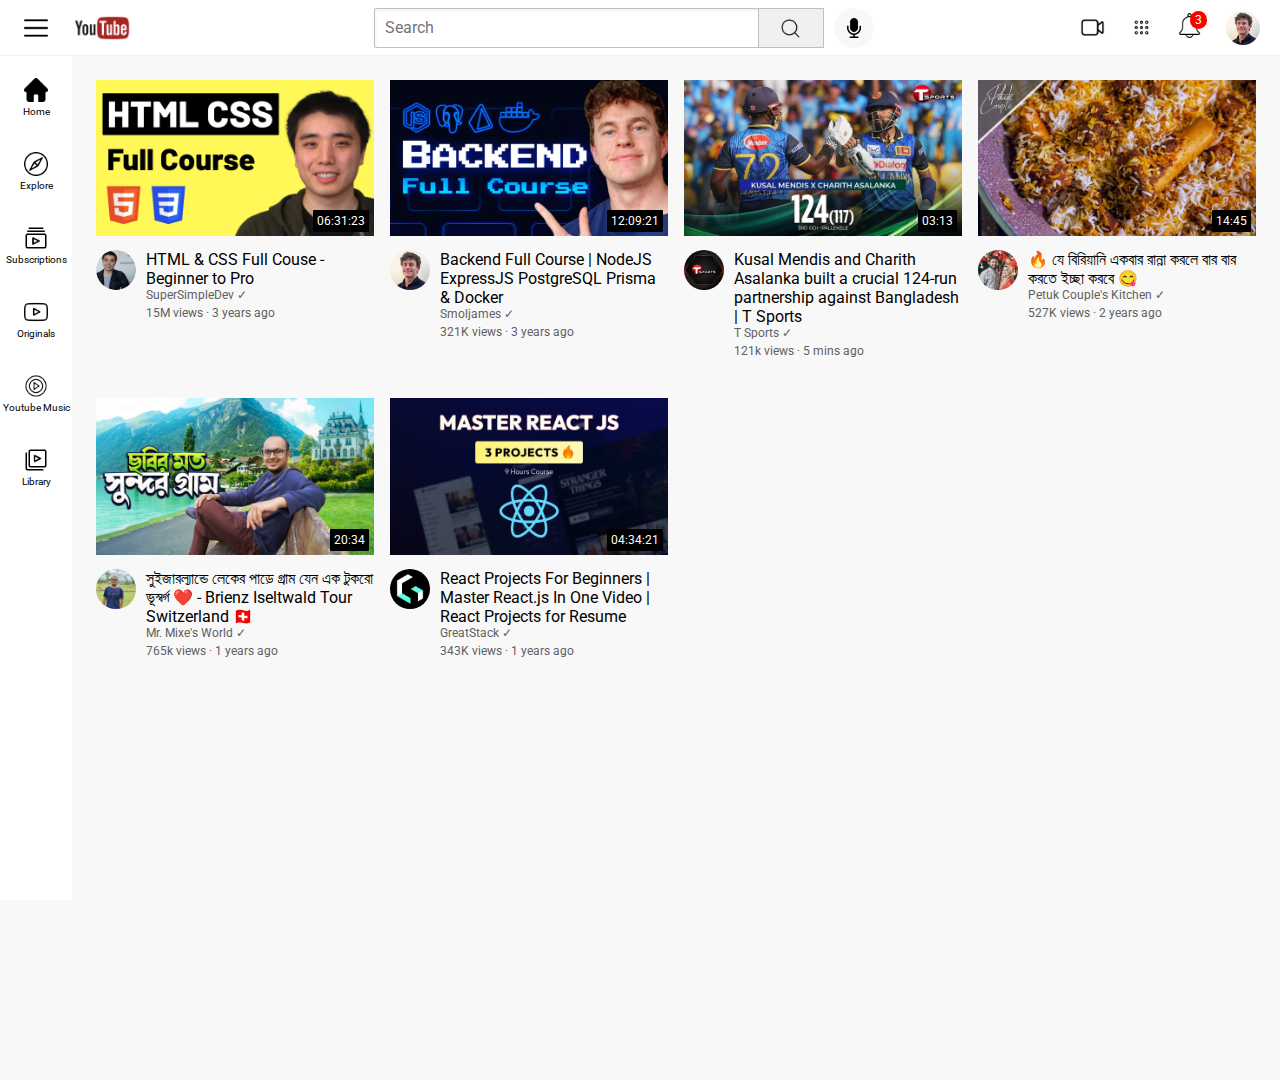
<file: index.html>
<!DOCTYPE html>
          <html lang="en">
            <head>
              <meta charset="UTF-8" />
              <meta name="viewport" content="width=device-width, initial-scale=1.0" />
              <title>Youtube.com clone</title>

              <link rel="preconnect" href="https://fonts.googleapis.com">
              <link rel="preconnect" href="https://fonts.gstatic.com" crossorigin>
              <link href="https://fonts.googleapis.com/css2?family=Roboto:ital,wght@0,100..900;1,100..900&display=swap" rel="stylesheet">

              <link rel="stylesheet" href="styles/general.css">
              <link rel="stylesheet" href="styles/header.css">
              <link rel="stylesheet" href="styles/video.css">
              <link rel="stylesheet" href="styles/sidebar.css">
            </head> 
            <body>
              <div class="header">
                <div class="left-section">
                  <img class="ymenu" src="icons/menu.png"/>
                  <img class="ylogo" src="icons/youtube.png"/>
                </div>
                <div class="middle-section">
                  <input class="search-bar" type="text" placeholder="Search" />
                  <button class="search-button">
                    <img class="search" src="icons/magnifying-glass.png"/>
                  </button>
              
                  <button class="bell-button">
                    <img class="bell" src="icons/microphone-black-shape.png"/>
                  </button>
                </div>
                <div class="right-section">
                  <img class="yvid" src="icons/video.png"/>
                  <img class=ybut src="icons/button.png"/>
                  <div class="noti">
                    <img class="ybell" src="icons/bell.png"/>
                    <div class="noti-count">
                      3
                    </div>
                  </div>
                  
                  <img class="ypro"  src="profile/pr2.jpg"/>
                </div>
              </div>

              <div class="sidebar">
                <div class="sidebar-link">
                  <img class="ho" src="icons/home.png"/>
                  <div>Home</div>
                </div>
                <div class="sidebar-link">
                  <img class="dir" src="icons/direction.png"/>
                  <div>Explore</div>
                </div>
                <div class="sidebar-link">
                  <img class="subs" src="icons/subscribe.png"/>
                  <div>Subscriptions</div>
                </div>
                <div class="sidebar-link">
                  <img class="yts" src="icons/youtube 2.png"/>
                  <div>Originals</div>
                </div>
                <div class="sidebar-link">
                  <img class="music" src="icons/music.png"/>
                  <div>Youtube Music</div>
                </div>
                <div class="sidebar-link">
                  <img class="library" src="icons/library.png"/>
                  <div>Library</div>
                </div>
              </div>
              
              <div class="grid-preview">

                <div class="video-preview">
                <div class="thumb-row"><img class="thumb1" src="thumbnail/first_thumb.jpg" />
                  <div class="video-time">
                    06:31:23
                  </div>
              </div>

              <div class="grids">
              <div class="channel-pic">
                  <img class="pr1" src="profile/unnamed.jpg" />
                </div>
              <div class="video-info">

                <p class="video-title">HTML & CSS Full Couse - Beginner to Pro</p>

                <p class="video-author">SuperSimpleDev &#10003;</p>

                <p class="video-states">15M views &#183; 3 years ago</p>
              </div>
              </div>
              </div>
                


              <div class="video-preview">
                <div class="thumb-row">
                  <img class="thumb1" src="thumbnail/sec_thumb.jpg" />
                  <div class="video-time">
                    12:09:21
                  </div>
                </div>
                <div class="grids">
                <div class="channel-pic">
                  <img class="pr1" src="profile/pr2.jpg" />
                </div>
                <div class="video-info">

                <p class="video-title">Backend Full Course | NodeJS ExpressJS PostgreSQL Prisma & Docker</p>

                <p class="video-author">Smoljames &#10003;</p>

                <p class="video-states">321K views &#183; 3 years ago</p>
                </div>

                </div>
                
              
                </div>



                <div class="video-preview">
                <div class="thumb-row"><img class="thumb1" src="thumbnail/thumb3.jpg" />
                                  <div class="video-time">
                    03:13
                  </div>
              </div>

              <div class="grids">
              <div class="channel-pic">
                  <img class="pr1" src="profile/pro3.jpg" />

                </div>
              <div class="video-info">

                <p class="video-title">Kusal Mendis and Charith Asalanka built a crucial 124-run partnership against Bangladesh | T Sports</p>

                <p class="video-author">T Sports &#10003;</p>

                <p class="video-states">121k views &#183; 5 mins ago</p>
              </div>
              </div>
              </div>
                


              <div class="video-preview">
                <div class="thumb-row">
                  <img class="thumb1" src="thumbnail/thum4.jpg" />
                  <div class="video-time">
                    14:45
                  </div>
                </div>
                <div class="grids">
                <div class="channel-pic">
                  <img class="pr1" src="profile/pro4.jpg" />
                </div>
                <div class="video-info">

                <p class="video-title">🔥 যে বিরিয়ানি একবার রান্না করলে বার বার করতে ইচ্ছা করবে 😋</p>

                <p class="video-author">Petuk Couple's Kitchen &#10003;</p>

                <p class="video-states">527K views &#183; 2 years ago</p>
                </div>

                </div>
                
              
                </div>




                <div class="video-preview">
                <div class="thumb-row"><img class="thumb1" src="thumbnail/thum5.jpg" />
                  <div class="video-time">
                    20:34

                  </div>
              </div>

              <div class="grids">
              <div class="channel-pic">
                  <img class="pr1" src="profile/pro5.jpg" />
                </div>
              <div class="video-info">

                <p class="video-title">সুইজারল্যান্ডে লেকের পাড়ে গ্রাম যেন এক টুকরো ভূস্বর্গ ❤️ - Brienz Iseltwald Tour Switzerland 🇨🇭</p>

                <p class="video-author">Mr. Mixe's World &#10003;</p>

                <p class="video-states">765k views &#183; 1 years ago</p>
              </div>
              </div>
              </div>
                


              <div class="video-preview">
                <div class="thumb-row">
                  <img class="thumb1" src="thumbnail/thumb6.jpg" />
                  <div class="video-time">
                    04:34:21
                  </div>
                </div>
                <div class="grids">
                <div class="channel-pic">
                  <img class="pr1" src="profile/pro6.jpg" />
                </div>
                <div class="video-info">

                <p class="video-title">React Projects For Beginners | Master React.js In One Video | React Projects for Resume</p>

                <p class="video-author">GreatStack &#10003;</p>

                <p class="video-states">343K views &#183; 1 years ago</p>
                </div>

                </div>
                
              
              </div>


              </div>

      </html>
</file>
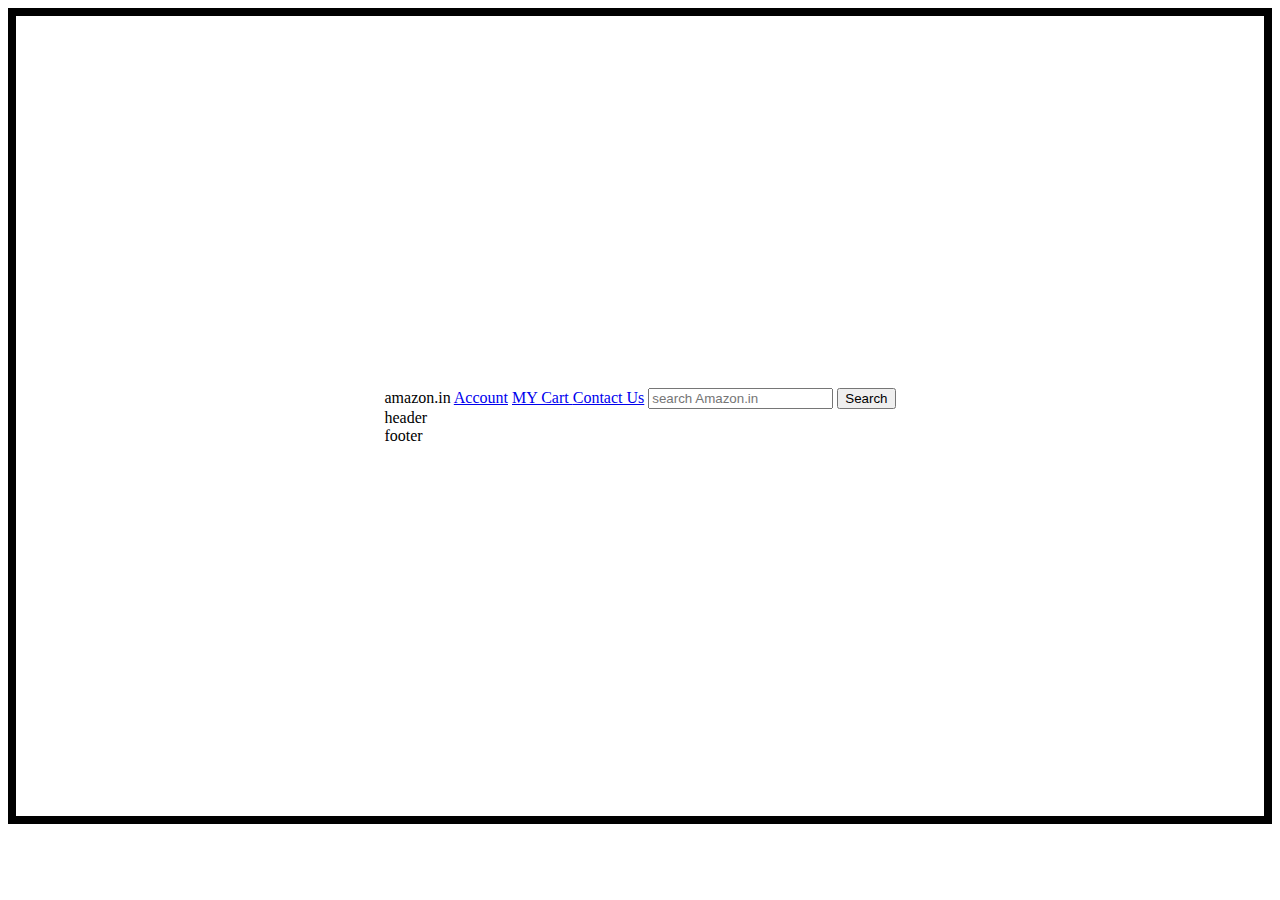
<file: code.html>
<!DOCTYPE html>
<html lang="en">
<head>
    <meta charset="UTF-8">
    <meta http-equiv="X-UA-Compatible" content="ie=edge">
    <meta name="viewport" content="width=device-width, initial-scale=1.0">
    <title>css level 3</title>
  <link rel="stylesheet" href="style4.css">
</head>
<body>
    <header>
         <div id="navbar"
          <a href="#" id="logo">amazon.in</a>
          <a href="#">Account</a>
          <a href="#">MY Cart </a>
          <a href="#">Contact Us</a>
          <input placeholder="search Amazon.in">
          <button>Search</button>
    </div>

    <header>header</header>
    <div id="content">
    <div class="contentBox"></div>
    <div class="contentBox"></div>
    <div class="contentBox"></div>
    <div class="contentBox"></div>
    
    </div>
    <footer>footer</footer>
</body>
</html>
</file>
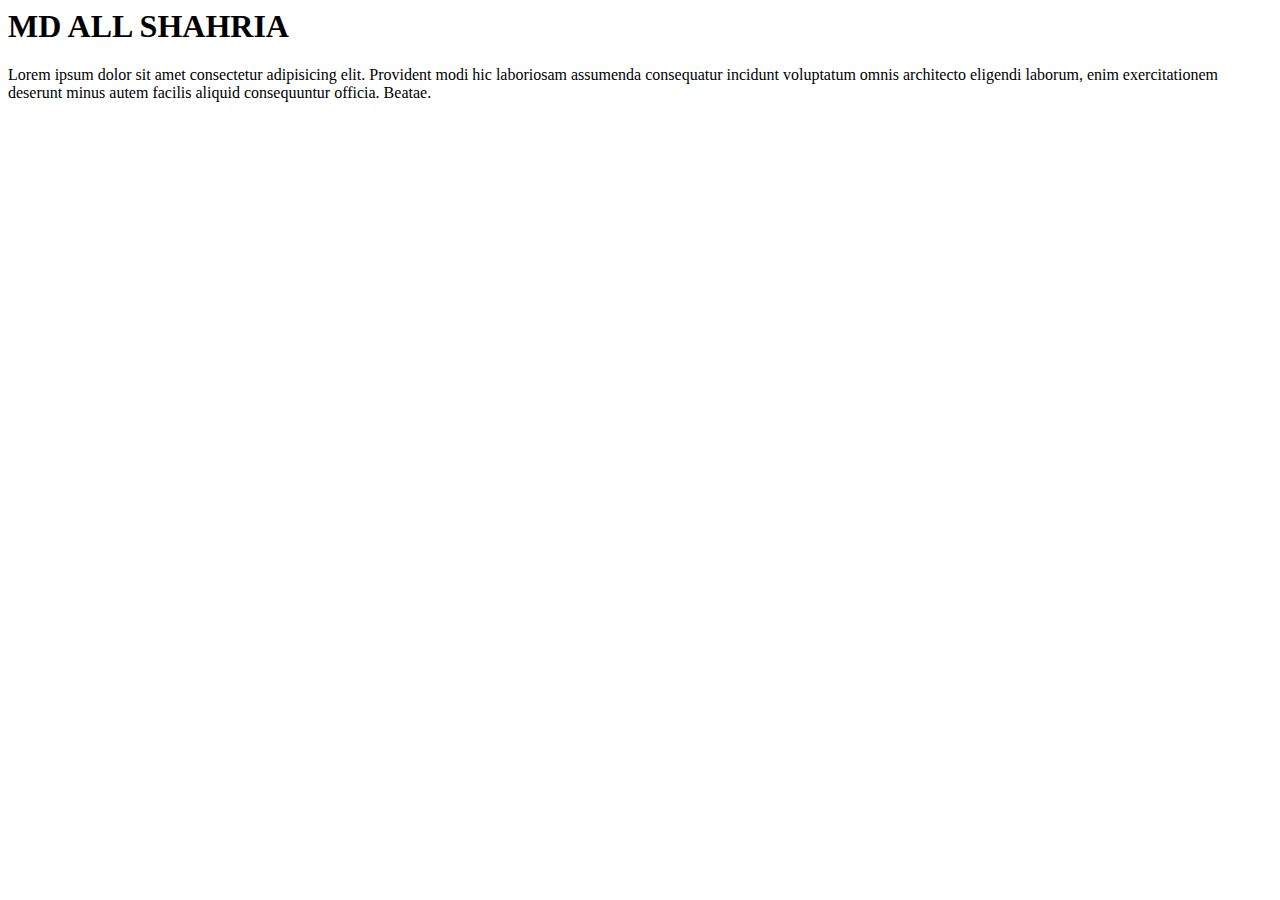
<file: dom.html>
<html>
  <head>
    <title>Protfolio</title>
  </head>
  <body>
    <h1>MD ALL SHAHRIA</h1>
    <p>
      Lorem ipsum dolor sit amet consectetur adipisicing elit. Provident modi
      hic laboriosam assumenda consequatur incidunt voluptatum omnis architecto
      eligendi laborum, enim exercitationem deserunt minus autem facilis aliquid
      consequuntur officia. Beatae.
    </p>
  </body>
</html>
</file>
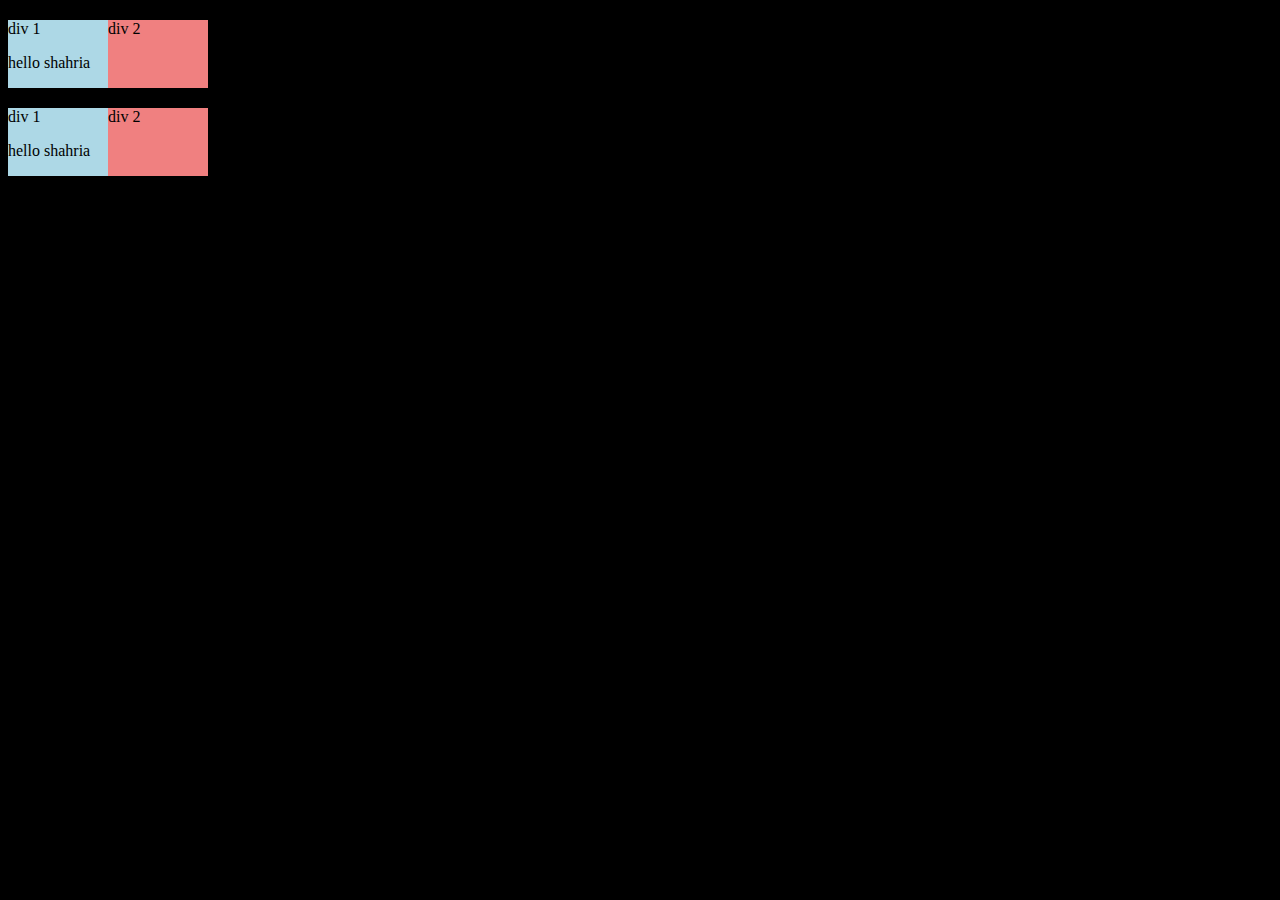
<file: grid.html>
<!DOCTYPE html>
<html lang="en">
  <head>
    <meta charset="UTF-8" />
    <meta name="viewport" content="width=device-width, initial-scale=1.0" />
    <title>Document</title>
  </head>
  <style>
    body {
      background-color: black;
    }
    .dv1 {
      background-color: lightblue;
    }
    .dv2 {
      background-color: lightcoral;
    }
    .mdiv {
      display: grid;
      grid-template-columns: 100px 100px;
      margin-top: 20px;
    }
  </style>

  <body>
    <div class="mdiv">
      <div class="dv1">
        div 1
        <p>hello shahria</p>
      </div>

      <div class="dv2">div 2</div>
    </div>

    <div class="mdiv">
      <div class="dv1">
        div 1
        <p>hello shahria</p>
      </div>

      <div class="dv2">div 2</div>
    </div>
  </body>
</html>
</file>
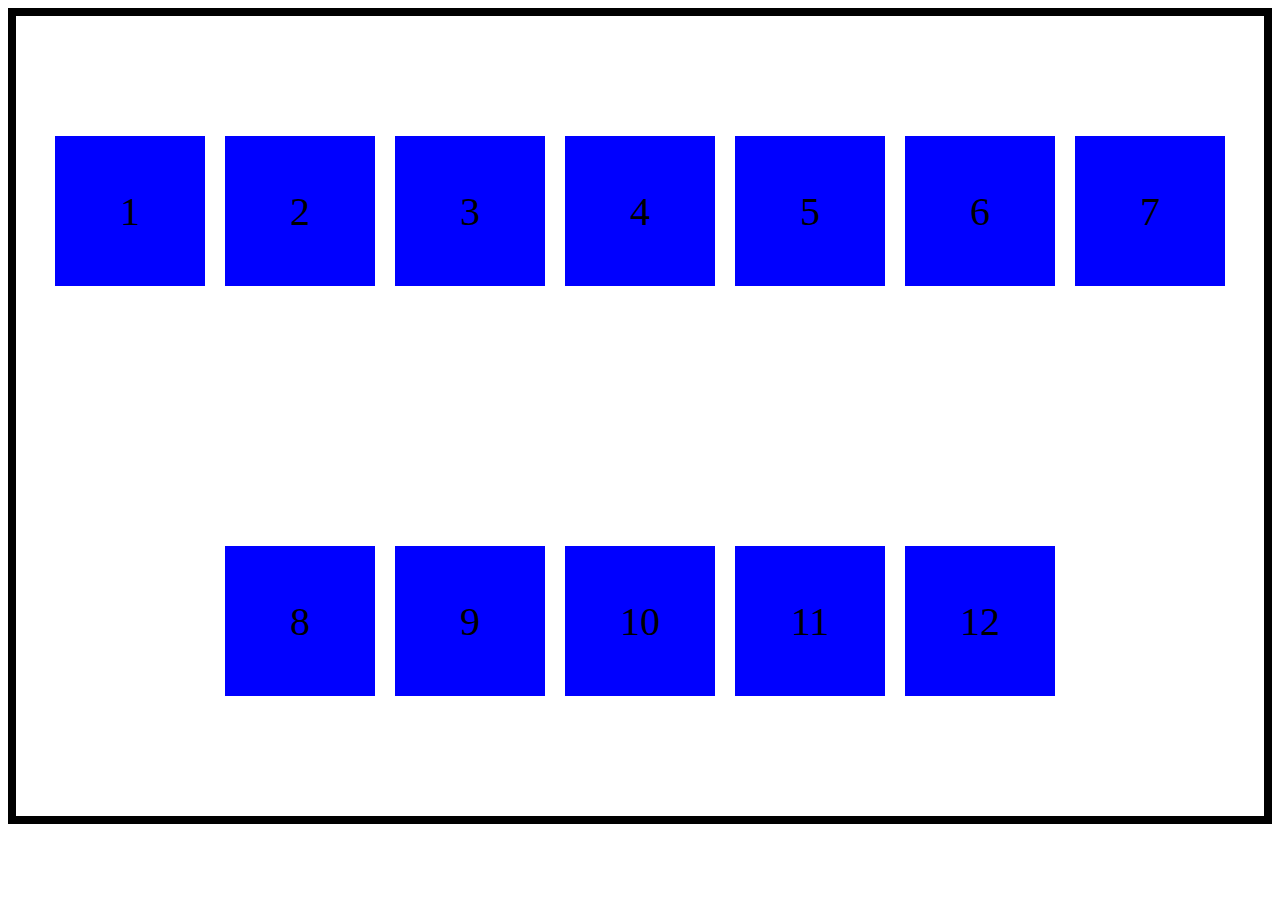
<file: practice.html>
<!DOCTYPE html>
<html lang="en">
  <head>
    <meta charset="UTF-8" />
    <meta name="viewport" content="width=device-width, initial-scale=1.0" />
    <link rel="stylesheet" href="style4.css" />
    <title>Document</title>
  </head>
  <body>
    <div class="box">1</div>
    <div class="box">2</div>
    <div class="box">3</div>
    <div class="box">4</div>
    <div class="box">5</div>
    <div class="box">6</div>
    <div class="box">7</div>
    <div class="box">8</div>
    <div class="box">9</div>
    <div class="box">10</div>
    <div class="box">11</div>
    <div class="box">12</div>
  </body>
</html>
</file>
<file: styles/general.css>
body {
  background-color: rgb(248, 248, 248);
  height: 1000px;
  padding-top: 80px;
  padding-left: 96px;
  margin: 0;
  padding-right: 24px;
}
p {
  font-family: Roboto, Arial;
  margin-top: 0;
  margin-bottom: 0;
}
</file>
<file: styles/header.css>
.header {
  height: 55px;
  display: flex;
  flex-direction: row;
  justify-content: space-between;

  position: fixed;
  top: 0;
  left: 0;
  right: 0;
  background-color: white;
  border-bottom-width: 1px;
  border-bottom-style: solid;
  border-bottom-color: rgb(240, 240, 240);
  z-index: 100;
}

.ymenu {
  height: 24px;
  margin-left: 24px;
  margin-right: 24px;
}
.ylogo {
  height: 60px;
}

.left-section {
  display: flex;
  align-items: center;
}

.middle-section {
  flex: 1;
  margin-left: 70px;
  margin-right: 35px;
  max-width: 500px;
  display: flex;
  align-items: center;
}
.right-section {
  width: 180px;
  display: flex;
  align-items: center;
  justify-content: space-between;
  margin-right: 20px;
  flex-shrink: 0;
}

.search {
  height: 25px;
  margin-top: 4px;
}
.bell {
  height: 20px;
  margin-top: 4px;
}

.search-button {
  height: 40px;
  width: 66px;
  background-color: rgb(240, 240, 240);
  border-style: solid;
  border-width: 1px;
  border-color: rgb(192, 192, 192);
  margin-left: -1px;
  margin-right: 10px;
}

.bell-button {
  height: 40px;
  width: 40px;
  border-radius: 20px;
  border: none;
  background-color: rgb(248, 248, 248);
}

.search-bar {
  flex: 1;
  height: 36px;
  font-size: 16px;
  padding-left: 10px;
  border-width: 1px;
  border-style: solid;
  border-color: rgb(192, 192, 192);
  border-radius: 2px;
  box-shadow: inset 1px 2px 3px rgba(0, 0, 0, 0.05);
  width: 0;
}

.search-bar::placeholder {
  font-family: Roboto, Arial;
  font-size: 16px;
}

.yvid {
  height: 25px;
}

.ybut {
  height: 25px;
}
.ybell {
  height: 25px;
}
.ypro {
  height: 34px;
  border-radius: 20px;
}

.noti {
  position: relative;
}
.noti-count {
  position: absolute;
  top: -2px;
  right: -5px;
  background-color: red;
  color: white;
  font-family: Roboto, Arial;
  font-size: 12px;
  padding-top: 2px;
  padding-bottom: 2px;
  padding-left: 5px;
  padding-right: 5px;
  border-radius: 10px;
}
</file>
<file: styles/video.css>
.thumb1 {
  width: 100%;
}
.thumb2 {
  width: 300px;
  display: block;
}
! .video-title {
  margin-top: 0;
  font-weight: 500;
  font-size: 14px;
  line-height: 20px;
  margin-bottom: 12px;
}

.grids {
  display: grid;
  grid-template-columns: 50px 1fr;
}

.pr1 {
  width: 40px;
  border-radius: 50px;
}
.thumb-row {
  margin-bottom: 10px;
  position: relative;
}

.video-author {
  font-size: 12px;
  color: rgb(96, 96, 96);
  margin-bottom: 4px;
}
.video-states {
  font-size: 12px;
  color: rgb(96, 96, 96);
}

.grid-preview {
  display: grid;
  grid-template-columns: 1fr 1fr 1fr;
  column-gap: 16px;
  row-gap: 40px;
}

@media (max-width: 750px) {
  .grid-preview {
    grid-template-columns: 1fr 1fr;
  }
}

@media (min-width: 751px) and (max-width: 999px) {
  .grid-preview {
    grid-template-columns: 1fr 1fr 1fr;
  }
}

@media (min-width: 1000px) {
  .grid-preview {
    grid-template-columns: 1fr 1fr 1fr 1fr;
  }
}

.video-time {
  font-family: Roboto, Arial;
  font-size: 12px;
  font-weight: 500px;
  padding-left: 4px;
  padding-right: 4px;
  padding-top: 4px;
  padding-bottom: 4px;
  border-radius: 1px;
  background-color: black;
  color: white;
  position: absolute;
  bottom: 8px;
  right: 5px;
}
</file>
<file: styles/sidebar.css>
.sidebar {
  position: fixed;
  left: 0;
  bottom: 0;
  top: 55px;
  background-color: white;
  width: 72px;
  z-index: 200px;
  padding-top: 5px;
}

.sidebar-link {
  height: 74px;
  display: flex;
  justify-content: center;
  align-items: center;
  flex-direction: column;
  cursor: pointer;
}
.sidebar-link:hover {
  background-color: rgb(236, 236, 236);
}

.sidebar-link img {
  height: 24px;
  margin-bottom: 4px;
}

.sidebar-link div {
  font-family: Roboto, Arial;
  font-size: 10px;
}
</file>
<file: style4.css>
body {
  min-height: 800px;
  border: 8px solid black;
  gap: 20px;
  flex-wrap: wrap;
  display: flex;
  justify-content: center;
  align-items: center;
}

.box {
  display: flex;
  justify-content: center;
  align-items: center;
  height: 150px;
  width: 150px;
  background-color: blue;
  font-size: 40px;
}
</file>
